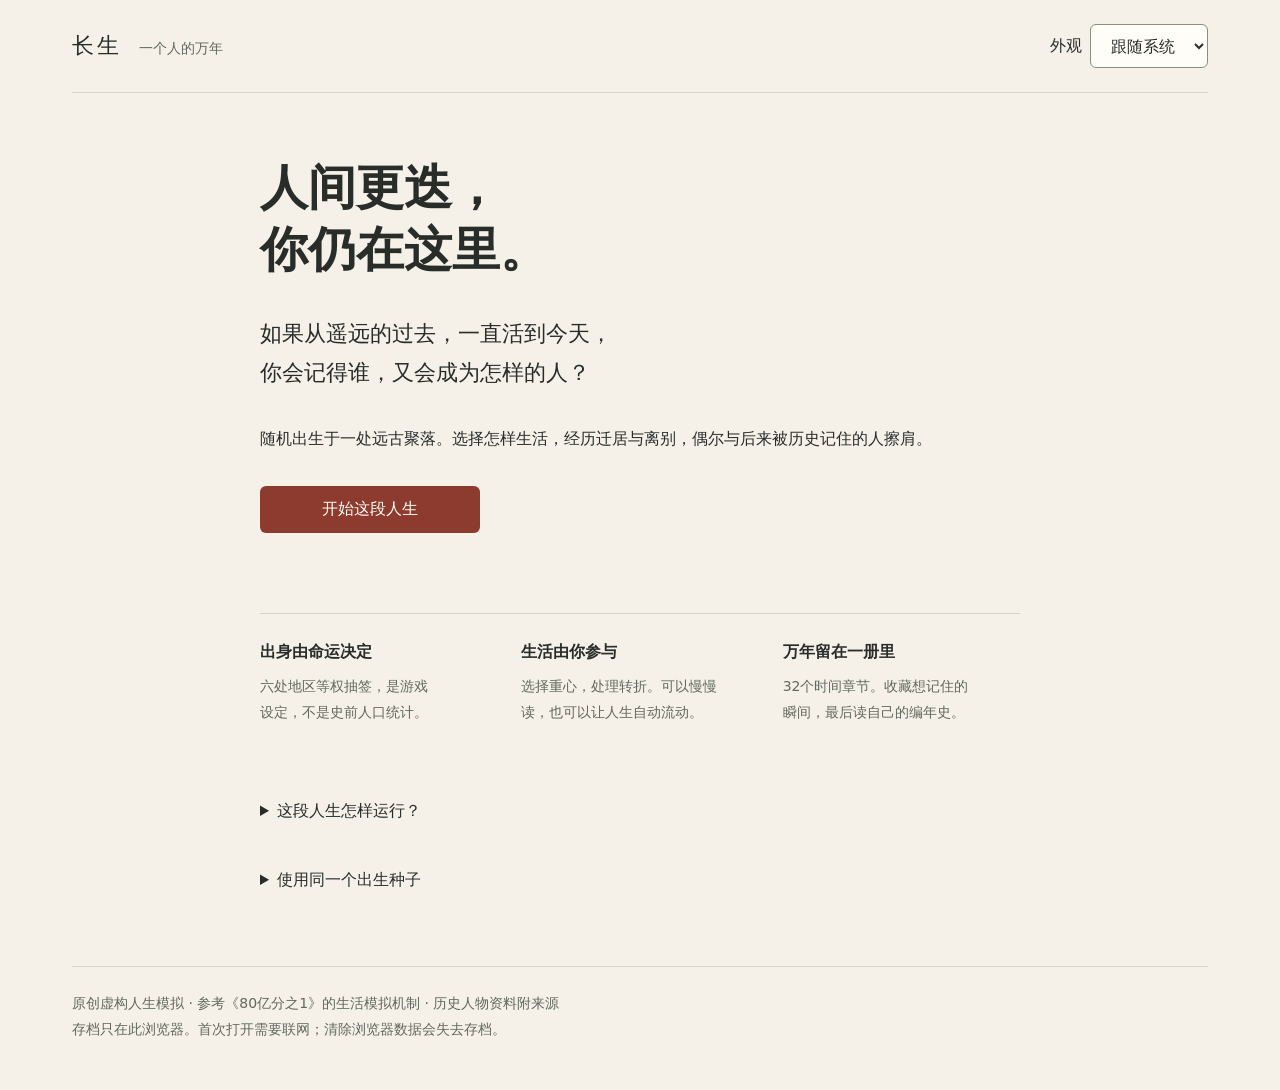
<file: longevity/index.html>
<!doctype html>
<html lang="zh-CN">
  <head>
    <meta charset="utf-8" />
    <meta name="viewport" content="width=device-width,initial-scale=1" />
    <meta
      name="description"
      content="随机出生于遥远的过去，一直活到现代。选择怎样生活，经历离别、迁居与历史际遇，留下自己的万年编年史。"
    />
    <meta name="theme-color" content="#f5f1e8" />
    <title>长生 · 一个人的万年</title>
    <link
      rel="icon"
      href="data:image/svg+xml,%3Csvg xmlns='http://www.w3.org/2000/svg' viewBox='0 0 64 64'%3E%3Crect width='64' height='64' rx='12' fill='%238c3b2e'/%3E%3Ctext x='32' y='46' text-anchor='middle' font-size='44' fill='%23fffdf8'%3E生%3C/text%3E%3C/svg%3E"
    />
    <link rel="stylesheet" href="./styles.css" />
    <script type="module" src="./app.js"></script>
  </head>
  <body>
    <div class="shell">
      <header class="topbar">
        <div class="wordmark">长生<span>一个人的万年</span></div>
        <label class="cluster" for="theme"
          >外观<select id="theme">
            <option value="system">跟随系统</option>
            <option value="light">浅色</option>
            <option value="dark">深色</option>
          </select></label
        >
      </header>
      <div id="notice" class="notice" role="status" aria-live="polite"></div>
      <main id="app">
        <h1>长生</h1>
        <p>故事正在展开。若长时间停留在这里，请刷新页面。</p>
        <noscript>此游戏需要 JavaScript 才能运行。</noscript>
      </main>
      <footer>
        原创虚构人生模拟 · 参考《80亿分之1》的生活模拟机制 · 历史人物资料附来源<br />存档只在此浏览器。首次打开需要联网；清除浏览器数据会失去存档。
      </footer>
    </div>
  </body>
</html>
</file>
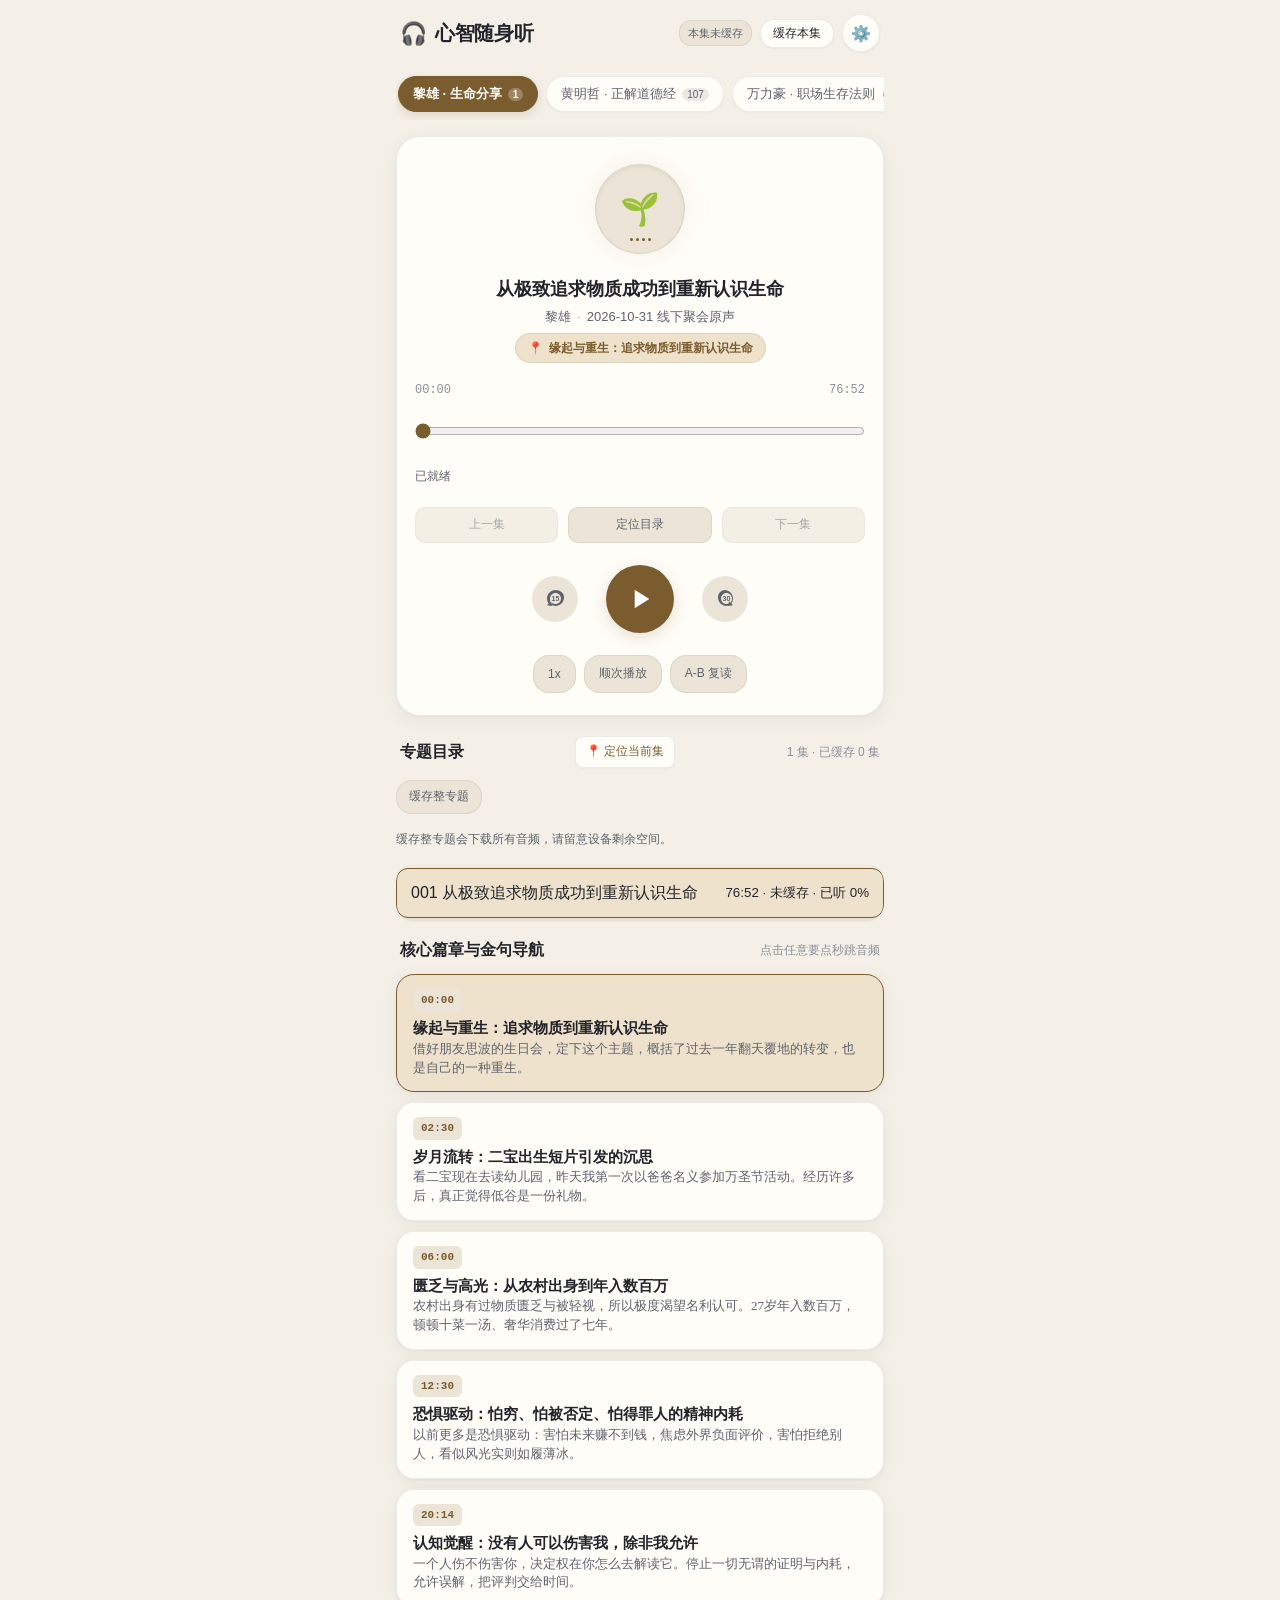
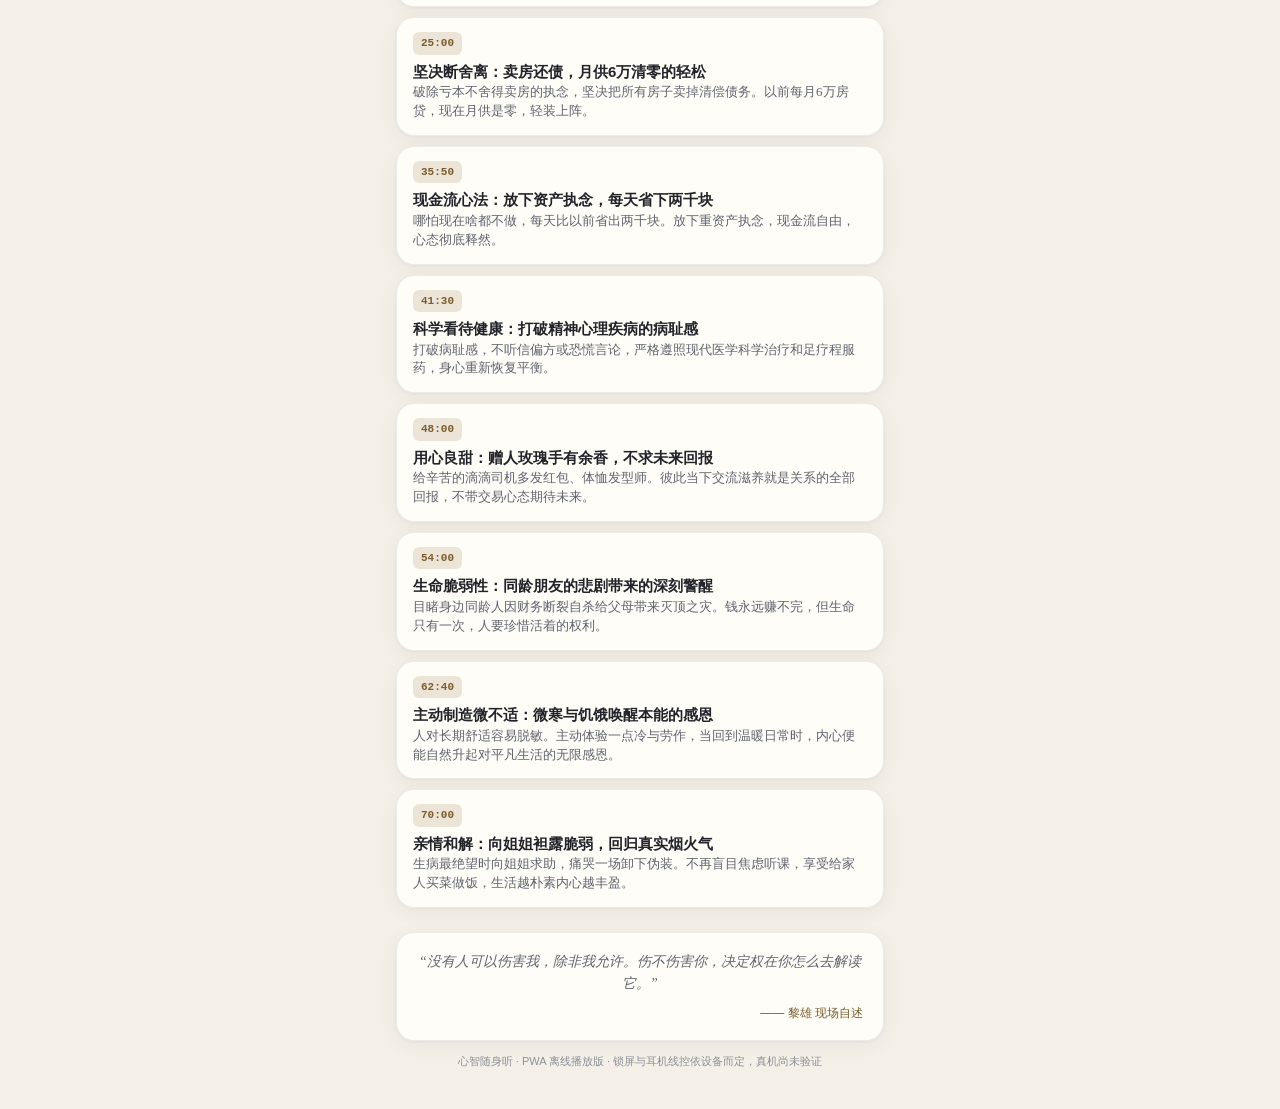
<file: mind-walkman/index.html>
<!DOCTYPE html>
<html lang="zh-CN">
<head>
  <meta charset="UTF-8">
  <meta name="viewport" content="width=device-width, initial-scale=1.0, viewport-fit=cover">
  <title>心智随身听</title>
  
  <!-- iOS PWA Meta Tags -->
  <meta name="apple-mobile-web-app-capable" content="yes">
  <meta name="apple-mobile-web-app-status-bar-style" content="black-translucent">
  <meta name="apple-mobile-web-app-title" content="心智随身听">
  <meta name="theme-color" content="#121214">
  <meta name="referrer" content="no-referrer">
  
  <link rel="apple-touch-icon" href="./public/icons/icon-192.png">
  <link rel="manifest" href="./manifest.json">
  <link rel="stylesheet" href="./styles.css?v=18">
  <link rel="stylesheet" href="./sync.css">
</head>
<body>
  <div class="app-container">
    <!-- Top Bar -->
    <header class="app-header">
      <div class="header-branding">
        <span class="app-logo">🎧</span>
        <h1 class="app-title">心智随身听</h1>
      </div>
      <div class="header-badges">
        <span class="badge offline-badge" id="offlineStatus">正在检查缓存</span>
        <button class="badge-btn" id="btnCacheAll" title="缓存完整音频到本地">缓存本集</button>
        <button class="btn-icon" id="btnOpenSettings" title="设置与同步" aria-label="打开设置">⚙️</button>
      </div>
    </header>

    <nav class="topic-segmented-bar" id="topicSegmentedBar" role="tablist" aria-label="收听专题"></nav>
    <section class="topic-picker"><label for="topicSelect">收听专题</label><select id="topicSelect"></select></section>
    <!-- Main Player Card (Sticky / Top Focus) -->
    <section class="player-card">
      <div class="track-artwork">
        <div class="album-aura"></div>
        <div class="artwork-center">
          <span class="track-icon">🌱</span>
          <div class="playing-bars" id="playingVisualizer">
            <span></span><span></span><span></span><span></span>
          </div>
        </div>
      </div>

      <div class="track-meta">
        <h2 class="track-title" id="trackTitle">从极致追求物质成功到重新认识生命</h2>
        <div class="track-sub">
          <span class="track-speaker">黎雄</span>
          <span class="dot">·</span>
          <span class="track-date">2026-10-31 聚会原声</span>
        </div>
        <div class="active-chapter-pill" id="activeChapterPill">
          <span class="ch-icon">📍</span>
          <span class="ch-text" id="activeChapterText">正在载入章节...</span>
        </div>
      </div>

      <!-- Scrubber -->
      <div class="scrubber-area">
        <div class="time-display">
          <span class="time-current" id="timeCurrent">00:00</span>
          <span class="time-total" id="timeTotal">01:16:52</span>
        </div>
        <div class="progress-bar-container" id="progressBar">
          <div class="progress-buffered" id="progressBuffered"></div>
          <div class="progress-current" id="progressCurrent"></div>
          <div class="progress-handle" id="progressHandle"></div>
          <div class="ab-marker a-marker" id="markerA" style="display:none;"></div>
          <div class="ab-marker b-marker" id="markerB" style="display:none;"></div>
        </div>
      </div>

      <input id="seekInput" type="range" min="0" max="4612" value="0" step="1" aria-label="播放进度">
      <p id="playerStatus" class="status-line" role="status"></p>
      <div class="track-navigation"><button class="pill-toggle" id="btnPrevious">上一集</button><button class="pill-toggle" id="btnLocateInList" title="在专题目录中查看并定位此集">定位目录</button><button class="pill-toggle" id="btnNext">下一集</button></div>
      <!-- Controls -->
      <div class="control-cluster">
        <!-- Commute Quick Seek & Play -->
        <button class="ctrl-btn btn-secondary" id="btnSkipBack" title="快退 15 秒">
          <svg viewBox="0 0 24 24" width="24" height="24" fill="currentColor">
            <path d="M12.5 3C7.8 3 4 6.8 4 11.5c0 1.9.6 3.6 1.7 5L4 18.2l4.8.8-.8-4.8-1.5 1.5C7.5 14.5 7 13.1 7 11.5 7 8.5 9.5 6 12.5 6s5.5 2.5 5.5 5.5-2.5 5.5-5.5 5.5c-1.2 0-2.3-.4-3.2-1.1l-1.4 1.4c1.3 1.1 2.9 1.7 4.6 1.7 4.7 0 8.5-3.8 8.5-8.5S17.2 3 12.5 3z"/>
            <text x="12.5" y="14" font-size="7" font-weight="bold" text-anchor="middle" fill="currentColor">15</text>
          </svg>
        </button>

        <button class="ctrl-btn btn-play" id="btnPlay" aria-label="播放">
          <svg class="icon-play" viewBox="0 0 24 24" width="32" height="32" fill="currentColor">
            <path d="M8 5v14l11-7z"/>
          </svg>
          <svg class="icon-pause" viewBox="0 0 24 24" width="32" height="32" fill="currentColor" style="display:none;">
            <path d="M6 19h4V5H6v14zm8-14v14h4V5h-4z"/>
          </svg>
        </button>

        <button class="ctrl-btn btn-secondary" id="btnSkipForward" title="快进 30 秒">
          <svg viewBox="0 0 24 24" width="24" height="24" fill="currentColor">
            <path d="M11.5 3C16.2 3 20 6.8 20 11.5c0 1.9-.6 3.6-1.7 5l1.7 1.7-4.8.8.8-4.8 1.5 1.5c1-1.2 1.5-2.6 1.5-4.2C19 8.5 16.5 6 13.5 6S8 8.5 8 11.5s2.5 5.5 5.5 5.5c1.2 0 2.3-.4 3.2-1.1l1.4 1.4c-1.3 1.1-2.9 1.7-4.6 1.7-4.7 0-8.5-3.8-8.5-8.5S8.8 3 11.5 3z"/>
            <text x="13.5" y="14" font-size="7" font-weight="bold" text-anchor="middle" fill="currentColor">30</text>
          </svg>
        </button>
      </div>

      <!-- Quick Tuning Bar (Speed + Loop + A-B Repeat) -->
      <div class="tuning-bar">
        <button class="pill-toggle" id="btnSpeed" title="播放倍速">1.0x</button>
        <button class="pill-toggle" id="btnLoop" title="循环模式">🔂 单曲循环</button>
        <button class="pill-toggle" id="btnAB" title="A-B 复读循环">A-B 复读</button>
      </div>

      <!-- A-B Control Strip (Expandable) -->
      <div class="ab-panel" id="abPanel" style="display: none;">
        <span class="ab-label" id="abStatusText">点击【设为A】选择复读起点</span>
        <div class="ab-buttons">
          <button class="ab-btn" id="btnSetA">设为 A</button>
          <button class="ab-btn" id="btnSetB">设为 B</button>
          <button class="ab-btn btn-danger" id="btnClearAB">清除</button>
        </div>
      </div>
    </section>

    <section class="library-section" aria-label="专题目录">
      <div class="section-title-bar"><h3 class="section-title">专题目录</h3><div style="display:flex;gap:6px;"><button class="pill-toggle btn-locate-track" id="btnLocateTrack" title="定位到当前正在收听的剧集">📍 定位当前集</button><button class="pill-toggle" id="btnToggleAllFold" title="展开或折叠全部集数">全部展开</button></div><span id="topicCount" class="section-hint"></span></div>
      <div class="cache-actions"><button class="pill-toggle" id="btnCacheTopic">缓存整专题</button><button class="pill-toggle" id="btnStopCache" hidden>停止后续缓存</button></div>
      <p id="cacheStatus" class="status-line" role="status">缓存整专题会下载所有音频，请留意设备剩余空间。</p>
      <div id="foldPrevBanner" class="track-fold-banner fold-prev" hidden>
        <button type="button" class="btn-fold-toggle" id="btnTogglePrevTracks">展开已听集数 ▾</button>
      </div>
      <ol id="trackList" class="track-list"></ol>
      <div id="foldFutureBanner" class="track-fold-banner fold-future" hidden>
        <button type="button" class="btn-fold-toggle" id="btnToggleFutureTracks">展开后续集数 ▾</button>
      </div>
    </section>
    <!-- Synchronized Chapters & Core Takeaways -->
    <section class="chapters-section">
      <div class="section-title-bar">
        <h3 class="section-title">核心篇章与金句导航</h3>
        <span class="section-hint">点击任意要点秒跳音频</span>
      </div>

      <div class="chapter-list" id="chapterList">
        <!-- Rendered dynamically by app.js -->
      </div>
    </section>

    <!-- Key Takeaway Card (Bottom Quote) -->
    <footer class="wisdom-footer">
      <div class="quote-box">
        <p class="quote-text">“没有人可以伤害我，除非我允许。伤不伤害你，决定权在你怎么去解读它。”</p>
        <span class="quote-author">—— 黎雄 现场自述</span>
      </div>
      <p class="footer-note">心智随身听 · PWA 离线播放版 · 锁屏与耳机线控依设备而定，真机尚未验证</p>
    </footer>
  </div>

  <div id="settingsBackdrop" class="modal-backdrop" hidden>
    <div id="settingsSheet" class="settings-sheet" role="dialog" aria-modal="true" aria-labelledby="settingsHeading">
      <div class="settings-header">
        <h3 id="settingsHeading">偏好与设置</h3>
        <button id="btnCloseSettings" class="btn-close-sheet" aria-label="关闭设置">✕</button>
      </div>
      <div class="settings-body">
        <div class="settings-group">
          <div class="settings-group-title"><span>🎨</span> 外观主题</div>
          <div class="theme-selector-bar" role="radiogroup" aria-label="选择主题">
            <button type="button" class="theme-pill-btn active" data-theme-val="system">跟随系统</button>
            <button type="button" class="theme-pill-btn" data-theme-val="light">暖阳护眼</button>
            <button type="button" class="theme-pill-btn" data-theme-val="dark">柔和深色</button>
          </div>
        </div>

        <div class="settings-group" id="settingsSyncContainer">
          <div class="settings-group-title"><span>☁️</span> 个人收听记录同步</div>
        </div>

        <div class="settings-group" id="settingsImportContainer">
          <div class="settings-group-title"><span>📥</span> 课程与音频导入</div>
          <section id="importSection" class="import-section" hidden aria-labelledby="importHeading">
            <h2 id="importHeading" style="font-size:14px;color:var(--text-sub);">从 iCloud 导入课程</h2>
            <p id="importInstructions">在“文件”中选择 iCloud 云盘里的“应用备份 → 心智随身听”专题文件夹。支持跨课程一次多选导入整部音频（iPhone / iPad 用户在文件窗口中点击右上角「···」并点击「全选」，即可一次性全量导入所有集数）。</p>
            <div class="import-actions">
              <label class="file-choice">从文件夹导入<input id="folderInput" type="file" webkitdirectory multiple aria-label="从文件夹导入"></label>
              <label class="file-choice">选择音频文件<input id="filesInput" type="file" multiple accept=".m4a,.mp3,audio/mp4,audio/mpeg" aria-label="选择音频文件"></label>
            </div>
            <p class="status-line" id="importPreview" role="status">可一次选择整个文件夹，也可以分批选择音频文件。</p>
            <div class="import-actions"><button class="pill-toggle" id="btnStartImport" hidden>开始导入</button><button class="pill-toggle" id="btnStopImport" hidden>停止后续导入</button></div>
            <p class="status-line" id="importStatus" role="status"></p>
          </section>
        </div>
      </div>
    </div>
  </div>

  <!-- Audio Element -->
  <audio id="audioPlayer" preload="metadata" playsinline></audio>

  <script src="./tracks.js?v=18"></script>
  <script src="./course-data.js?v=18"></script>
  <script src="./storage.js?v=18"></script>
  <script src="./controls.js?v=18"></script>
  <script src="./importer.js?v=18"></script>
  <script src="./app.js?v=18"></script>
  <script src="./sealed-media.js?v=18"></script>
  <script src="./private-delivery.js?v=18"></script>
  <script type="module" src="./sync-player.js"></script>
</body>
</html>
</file>
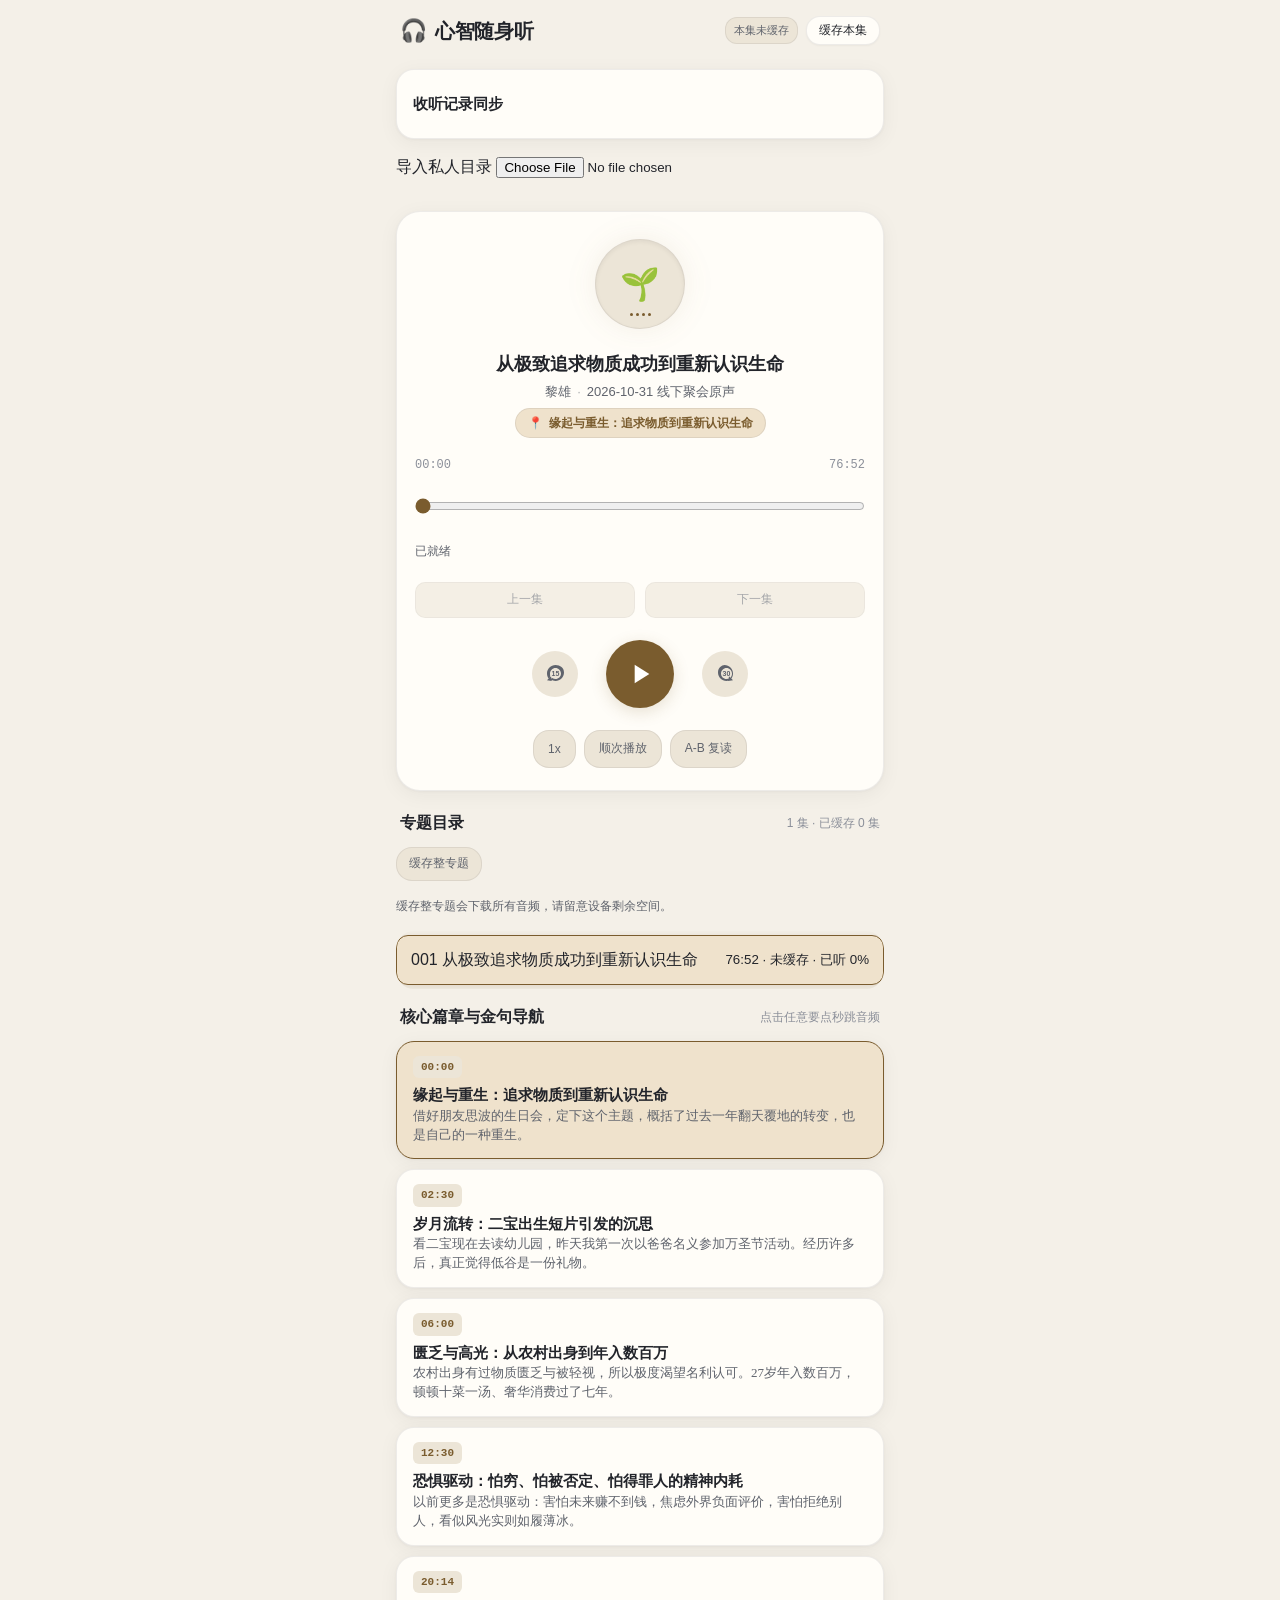
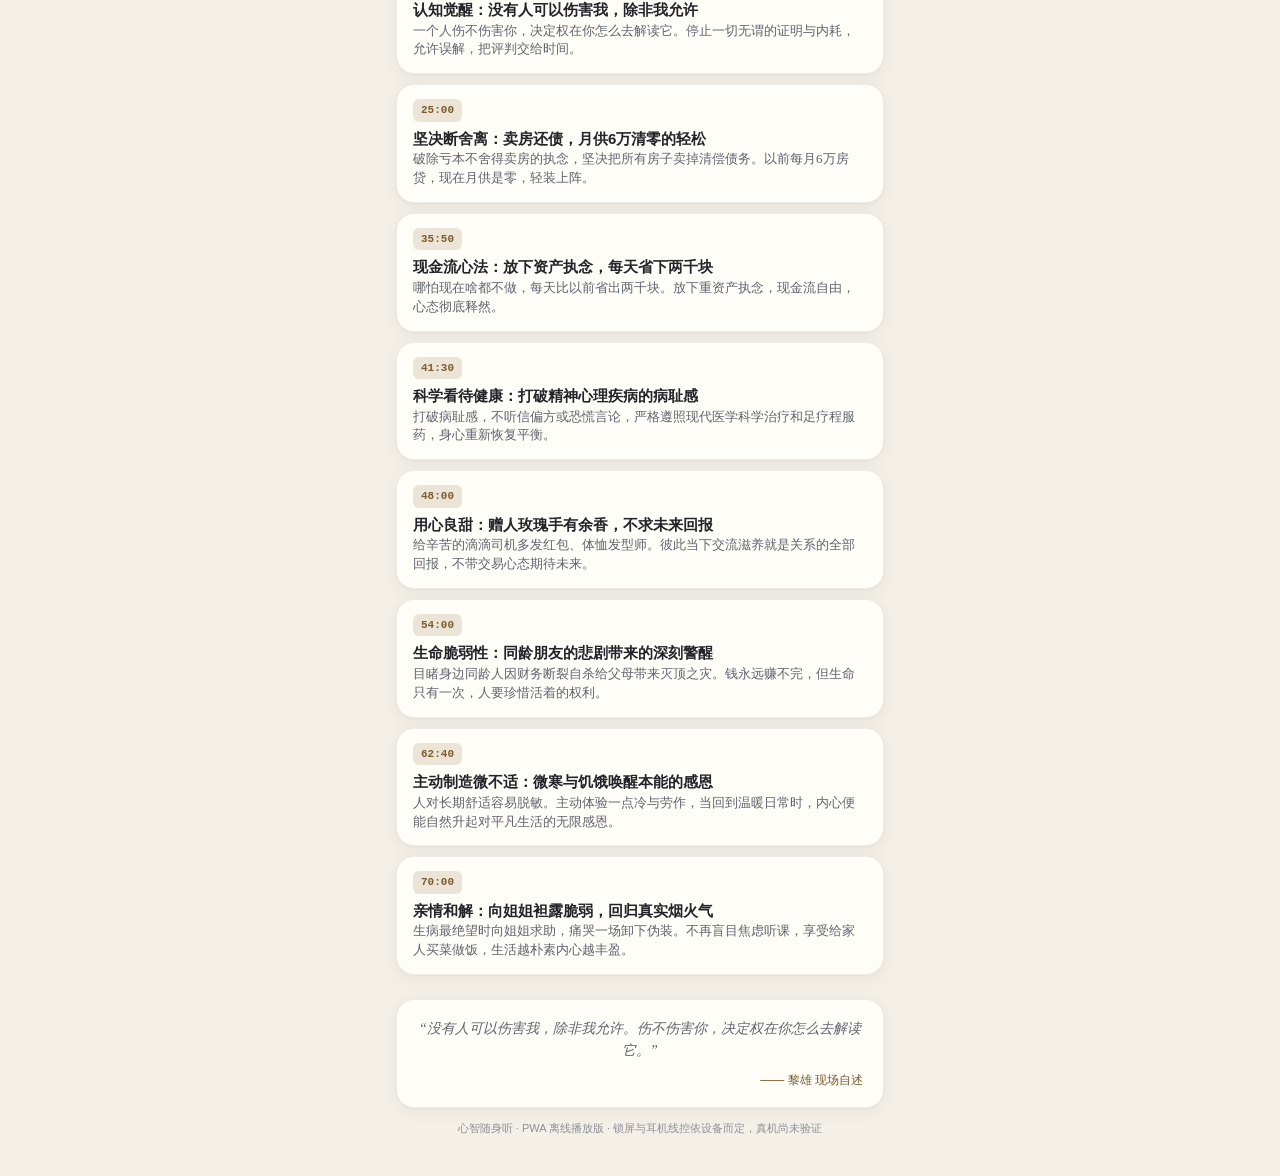
<file: mind-walkman/listen.html>
<!DOCTYPE html>
<html lang="zh-CN">
<head>
  <meta charset="UTF-8">
  <meta name="viewport" content="width=device-width, initial-scale=1.0, viewport-fit=cover">
  <title>心智随身听</title>
  
  <!-- iOS PWA Meta Tags -->
  <meta name="apple-mobile-web-app-capable" content="yes">
  <meta name="apple-mobile-web-app-status-bar-style" content="black-translucent">
  <meta name="apple-mobile-web-app-title" content="心智随身听">
  <meta name="theme-color" content="#121214">
  <meta name="referrer" content="no-referrer">
  
  <link rel="apple-touch-icon" href="./public/icons/icon-192.png">
  <link rel="manifest" href="./manifest.json">
  <link rel="stylesheet" href="./styles.css?v=18">
  <link rel="stylesheet" href="./sync.css">
</head>
<body>
  <div class="app-container">
    <!-- Top Bar -->
    <header class="app-header">
      <div class="header-branding">
        <span class="app-logo">🎧</span>
        <h1 class="app-title">心智随身听</h1>
      </div>
      <div class="header-badges">
        <span class="badge offline-badge" id="offlineStatus">正在检查缓存</span>
        <button class="badge-btn" id="btnCacheAll" title="缓存完整音频到本地">缓存本集</button>
      </div>
    </header>

    <section class="topic-picker"><label for="topicSelect">收听专题</label><select id="topicSelect"></select></section>
    <section id="importSection" class="import-section" hidden aria-labelledby="importHeading">
      <h2 id="importHeading">从 iCloud 导入课程</h2>
      <p id="importInstructions">在“文件”中选择 iCloud 云盘里的“应用备份 → 心智随身听”专题文件夹。导入后可离线收听，音频不会上传。</p>
      <div class="import-actions">
        <label class="file-choice">从文件夹导入<input id="folderInput" type="file" webkitdirectory multiple aria-label="从文件夹导入"></label>
        <label class="file-choice">选择音频文件<input id="filesInput" type="file" multiple accept=".m4a,.mp3,audio/mp4,audio/mpeg" aria-label="选择音频文件"></label>
      </div>
      <p class="status-line" id="importPreview" role="status">可一次选择整个文件夹，也可以分批选择音频文件。</p>
      <div class="import-actions"><button class="pill-toggle" id="btnStartImport" hidden>开始导入</button><button class="pill-toggle" id="btnStopImport" hidden>停止后续导入</button></div>
      <p class="status-line" id="importStatus" role="status"></p>
    </section>
    <!-- Main Player Card (Sticky / Top Focus) -->
    <section class="player-card">
      <div class="track-artwork">
        <div class="album-aura"></div>
        <div class="artwork-center">
          <span class="track-icon">🌱</span>
          <div class="playing-bars" id="playingVisualizer">
            <span></span><span></span><span></span><span></span>
          </div>
        </div>
      </div>

      <div class="track-meta">
        <h2 class="track-title" id="trackTitle">从极致追求物质成功到重新认识生命</h2>
        <div class="track-sub">
          <span class="track-speaker">黎雄</span>
          <span class="dot">·</span>
          <span class="track-date">2026-10-31 聚会原声</span>
        </div>
        <div class="active-chapter-pill" id="activeChapterPill">
          <span class="ch-icon">📍</span>
          <span class="ch-text" id="activeChapterText">正在载入章节...</span>
        </div>
      </div>

      <!-- Scrubber -->
      <div class="scrubber-area">
        <div class="time-display">
          <span class="time-current" id="timeCurrent">00:00</span>
          <span class="time-total" id="timeTotal">01:16:52</span>
        </div>
        <div class="progress-bar-container" id="progressBar">
          <div class="progress-buffered" id="progressBuffered"></div>
          <div class="progress-current" id="progressCurrent"></div>
          <div class="progress-handle" id="progressHandle"></div>
          <div class="ab-marker a-marker" id="markerA" style="display:none;"></div>
          <div class="ab-marker b-marker" id="markerB" style="display:none;"></div>
        </div>
      </div>

      <input id="seekInput" type="range" min="0" max="4612" value="0" step="1" aria-label="播放进度">
      <p id="playerStatus" class="status-line" role="status"></p>
      <div class="track-navigation"><button class="pill-toggle" id="btnPrevious">上一集</button><button class="pill-toggle" id="btnNext">下一集</button></div>
      <!-- Controls -->
      <div class="control-cluster">
        <!-- Commute Quick Seek & Play -->
        <button class="ctrl-btn btn-secondary" id="btnSkipBack" title="快退 15 秒">
          <svg viewBox="0 0 24 24" width="24" height="24" fill="currentColor">
            <path d="M12.5 3C7.8 3 4 6.8 4 11.5c0 1.9.6 3.6 1.7 5L4 18.2l4.8.8-.8-4.8-1.5 1.5C7.5 14.5 7 13.1 7 11.5 7 8.5 9.5 6 12.5 6s5.5 2.5 5.5 5.5-2.5 5.5-5.5 5.5c-1.2 0-2.3-.4-3.2-1.1l-1.4 1.4c1.3 1.1 2.9 1.7 4.6 1.7 4.7 0 8.5-3.8 8.5-8.5S17.2 3 12.5 3z"/>
            <text x="12.5" y="14" font-size="7" font-weight="bold" text-anchor="middle" fill="currentColor">15</text>
          </svg>
        </button>

        <button class="ctrl-btn btn-play" id="btnPlay" aria-label="播放">
          <svg class="icon-play" viewBox="0 0 24 24" width="32" height="32" fill="currentColor">
            <path d="M8 5v14l11-7z"/>
          </svg>
          <svg class="icon-pause" viewBox="0 0 24 24" width="32" height="32" fill="currentColor" style="display:none;">
            <path d="M6 19h4V5H6v14zm8-14v14h4V5h-4z"/>
          </svg>
        </button>

        <button class="ctrl-btn btn-secondary" id="btnSkipForward" title="快进 30 秒">
          <svg viewBox="0 0 24 24" width="24" height="24" fill="currentColor">
            <path d="M11.5 3C16.2 3 20 6.8 20 11.5c0 1.9-.6 3.6-1.7 5l1.7 1.7-4.8.8.8-4.8 1.5 1.5c1-1.2 1.5-2.6 1.5-4.2C19 8.5 16.5 6 13.5 6S8 8.5 8 11.5s2.5 5.5 5.5 5.5c1.2 0 2.3-.4 3.2-1.1l1.4 1.4c-1.3 1.1-2.9 1.7-4.6 1.7-4.7 0-8.5-3.8-8.5-8.5S8.8 3 11.5 3z"/>
            <text x="13.5" y="14" font-size="7" font-weight="bold" text-anchor="middle" fill="currentColor">30</text>
          </svg>
        </button>
      </div>

      <!-- Quick Tuning Bar (Speed + Loop + A-B Repeat) -->
      <div class="tuning-bar">
        <button class="pill-toggle" id="btnSpeed" title="播放倍速">1.0x</button>
        <button class="pill-toggle" id="btnLoop" title="循环模式">🔂 单曲循环</button>
        <button class="pill-toggle" id="btnAB" title="A-B 复读循环">A-B 复读</button>
      </div>

      <!-- A-B Control Strip (Expandable) -->
      <div class="ab-panel" id="abPanel" style="display: none;">
        <span class="ab-label" id="abStatusText">点击【设为A】选择复读起点</span>
        <div class="ab-buttons">
          <button class="ab-btn" id="btnSetA">设为 A</button>
          <button class="ab-btn" id="btnSetB">设为 B</button>
          <button class="ab-btn btn-danger" id="btnClearAB">清除</button>
        </div>
      </div>
    </section>

    <section class="library-section" aria-label="专题目录">
      <div class="section-title-bar"><h3 class="section-title">专题目录</h3><span id="topicCount" class="section-hint"></span></div>
      <div class="cache-actions"><button class="pill-toggle" id="btnCacheTopic">缓存整专题</button><button class="pill-toggle" id="btnStopCache" hidden>停止后续缓存</button></div>
      <p id="cacheStatus" class="status-line" role="status">缓存整专题会下载所有音频，请留意设备剩余空间。</p>
      <ol id="trackList" class="track-list"></ol>
    </section>
    <!-- Synchronized Chapters & Core Takeaways -->
    <section class="chapters-section">
      <div class="section-title-bar">
        <h3 class="section-title">核心篇章与金句导航</h3>
        <span class="section-hint">点击任意要点秒跳音频</span>
      </div>

      <div class="chapter-list" id="chapterList">
        <!-- Rendered dynamically by app.js -->
      </div>
    </section>

    <!-- Key Takeaway Card (Bottom Quote) -->
    <footer class="wisdom-footer">
      <div class="quote-box">
        <p class="quote-text">“没有人可以伤害我，除非我允许。伤不伤害你，决定权在你怎么去解读它。”</p>
        <span class="quote-author">—— 黎雄 现场自述</span>
      </div>
      <p class="footer-note">心智随身听 · PWA 离线播放版 · 锁屏与耳机线控依设备而定，真机尚未验证</p>
    </footer>
  </div>

  <!-- Audio Element -->
  <audio id="audioPlayer" preload="metadata" playsinline></audio>

  <script src="./tracks.js?v=18"></script>
  <script src="./course-data.js?v=18"></script>
  <script src="./storage.js?v=18"></script>
  <script src="./controls.js?v=18"></script>
  <script src="./importer.js?v=18"></script>
  <script src="./app.js?v=18"></script>
  <script src="./sealed-media.js?v=18"></script>
  <script src="./private-delivery.js?v=18"></script>
  <script type="module" src="./sync-player.js"></script>
</body>
</html>
</file>
<file: longevity/styles.css>
:root {
  --control-line: #8a8f80;
  color-scheme: light;
  --paper: #f5f1e8;
  --surface: #fffdf8;
  --ink: #282d29;
  --muted: #62685d;
  --line: #d6d5c7;
  --accent: #8c3b2e;
  --on-accent: #fffdf8;
  --wash: #e8e9dd;
  --good: #3e6147;
  --bad: #913c35;
  --s1: 4px;
  --s2: 8px;
  --s3: 12px;
  --s4: 16px;
  --s6: 24px;
  --s8: 32px;
  --s12: 48px;
  --s16: 64px;
  --small: 14px;
  --body: 16px;
  --h3: 22px;
  --h2: 28px;
  --h1: 36px;
  --display: 48px;
  --radius: 6px;
  --panel-radius: 12px;
  --width: 1200px;
  --serif: "Songti SC", "Noto Serif CJK SC", serif;
  --sans: system-ui, "PingFang SC", sans-serif;
}
:root[data-theme="dark"] {
  --control-line: #7b8674;
  color-scheme: dark;
  --paper: #191b1a;
  --surface: #232622;
  --ink: #ece9df;
  --muted: #b6bbad;
  --line: #4a5045;
  --accent: #ecaa91;
  --on-accent: #291f1a;
  --wash: #343d31;
  --good: #a2c2a3;
  --bad: #efada3;
}
* {
  box-sizing: border-box;
}
body {
  margin: 0;
  background: var(--paper);
  color: var(--ink);
  font: var(--body)/1.8 var(--sans);
}
::selection {
  color: var(--ink);
  background: var(--wash);
}
html {
  scrollbar-color: var(--muted) var(--paper);
  scrollbar-width: thin;
}
button,
input,
select,
textarea {
  font: inherit;
  color: inherit;
  caret-color: var(--accent);
}
button,
select,
input {
  min-height: 44px;
  border: 1px solid var(--control-line);
  border-radius: var(--radius);
  background: var(--surface);
  padding: var(--s2) var(--s4);
}
button {
  cursor: pointer;
  transition:
    transform 120ms ease-out,
    opacity 120ms ease-out;
}
button:hover {
  background: var(--wash);
}
button:active {
  transform: scale(0.98);
}
button:disabled {
  cursor: not-allowed;
  color: var(--muted);
  border-style: dashed;
}
button:disabled:active {
  transform: none;
}
:focus-visible {
  outline: 2px solid var(--accent);
  outline-offset: 3px;
}
a {
  color: var(--accent);
  text-underline-offset: 0.2em;
  text-decoration-thickness: 1px;
}
a:hover {
  text-decoration-thickness: 2px;
}
p {
  margin: 0 0 var(--s4);
  overflow-wrap: anywhere;
}
.intro p,
.notice {
  text-wrap: balance;
}
.effect {
  white-space: nowrap;
  display: inline-block;
}
h1,
h2,
h3 {
  font-family: var(--serif);
  font-weight: 600;
  line-height: 1.3;
  margin: 0 0 var(--s4);
  text-wrap: balance;
}
h1 {
  font-size: var(--h1);
}
h2 {
  font-size: var(--h2);
}
h3 {
  font-size: var(--h3);
}
small,
.small {
  font-size: var(--small);
  color: var(--muted);
}
strong {
  font-weight: 650;
}
.shell {
  max-width: var(--width);
  margin: auto;
  padding: 0 var(--s8) var(--s12);
}
.topbar {
  display: flex;
  justify-content: space-between;
  align-items: center;
  gap: var(--s4);
  border-bottom: 1px solid var(--line);
  padding: var(--s6) 0;
  margin-bottom: var(--s8);
}
.wordmark {
  font-family: var(--serif);
  font-size: var(--h3);
  letter-spacing: 0.15em;
}
.wordmark span {
  font: var(--small) var(--sans);
  letter-spacing: 0;
  margin-left: var(--s4);
  color: var(--muted);
}
.cluster {
  display: flex;
  flex-wrap: wrap;
  align-items: center;
  gap: var(--s2);
}
.primary {
  background: var(--accent);
  color: var(--on-accent);
  border-color: transparent;
}
.primary:hover {
  background: var(--accent);
  opacity: 0.9;
}
.quiet {
  border-color: transparent;
  background: transparent;
}
.intro {
  max-width: 760px;
  margin: var(--s16) auto;
}
.intro h1 {
  font-size: clamp(var(--h1), 5vw, var(--display));
  margin-bottom: var(--s8);
}
.intro .lead {
  text-wrap: balance;
  font-family: var(--serif);
  font-size: var(--h3);
  line-height: 1.8;
  margin-bottom: var(--s8);
}
.intro .primary {
  min-width: 220px;
  margin: var(--s4) 0 var(--s8);
}
.intro-notes {
  display: grid;
  grid-template-columns: repeat(3, 1fr);
  gap: var(--s6);
  margin: var(--s12) 0;
  padding-top: var(--s6);
  border-top: 1px solid var(--line);
}
.intro-notes p {
  color: var(--muted);
  font-size: var(--small);
  margin-top: var(--s2);
}
.year-head {
  display: flex;
  flex-wrap: wrap;
  align-items: baseline;
  justify-content: space-between;
  gap: var(--s4);
  margin-bottom: var(--s6);
}
.year-head h1 {
  margin-bottom: var(--s2);
  font-variant-numeric: tabular-nums;
}
.era {
  color: var(--muted);
  margin: 0;
}
.progress {
  display: flex;
  gap: var(--s1);
  margin-bottom: var(--s8);
}
.progress span {
  height: 6px;
  flex: 1;
  background: var(--line);
  border-radius: var(--radius);
}
.progress .done {
  background: var(--muted);
}
.progress .now {
  background: var(--accent);
}
.layout {
  display: grid;
  grid-template-columns: minmax(0, 2fr) minmax(260px, 1fr);
  align-items: start;
  gap: var(--s8);
}
.main,
.rail {
  min-width: 0;
}
.scene {
  padding: var(--s8);
  background: var(--surface);
  border: 1px solid var(--line);
  border-radius: var(--panel-radius);
  margin-bottom: var(--s6);
}
.scene .story {
  line-height: 2;
  margin-bottom: var(--s8);
}
.scene-meta {
  display: flex;
  flex-wrap: wrap;
  gap: var(--s3);
  color: var(--muted);
  font-size: var(--small);
  margin-bottom: var(--s4);
}
.choices {
  display: grid;
  gap: var(--s3);
}
.choice {
  text-align: left;
  display: block;
  width: 100%;
  padding: var(--s4);
}
.choice strong {
  display: block;
}
.choice small {
  display: block;
  margin-top: var(--s1);
}
.choice:disabled strong {
  font-weight: 400;
}
.result {
  padding-block: var(--s3);
}
.result p {
  font-family: var(--serif);
  font-size: var(--h3);
}
.controls {
  padding-block: var(--s4);
  border-top: 1px solid var(--line);
  border-bottom: 1px solid var(--line);
  gap: var(--s4);
  margin-bottom: var(--s8);
}
.controls > button {
  min-width: 8em;
}
.controls label {
  display: inline-flex;
  align-items: center;
  gap: var(--s2);
  min-height: 44px;
}
input[type="checkbox"] {
  min-height: 24px;
  width: 24px;
  accent-color: var(--accent);
}
.rail section {
  margin-bottom: var(--s8);
}
.rail h2 {
  font-size: var(--h3);
  margin-bottom: var(--s4);
}
.stat {
  margin-bottom: var(--s3);
}
.stat div {
  display: flex;
  justify-content: space-between;
  font-size: var(--small);
  font-variant-numeric: tabular-nums;
}
meter {
  width: 100%;
  height: 10px;
  display: block;
  accent-color: var(--good);
}
meter::-webkit-meter-bar {
  background: var(--line);
  border: 0;
}
meter::-webkit-meter-optimum-value {
  background: var(--good);
}
.focuses {
  display: grid;
  grid-template-columns: repeat(2, minmax(0, 1fr));
  gap: var(--s2);
}
.focuses button {
  text-align: left;
}
.focuses small {
  display: block;
  font-size: var(--small);
}
button[aria-pressed="true"] {
  background: var(--wash);
  font-weight: 650;
}
.focuses button[aria-pressed="true"]::before {
  content: "已选 · ";
}
.place {
  font-family: var(--serif);
  font-size: var(--h3);
  margin-bottom: var(--s2);
}
.journey {
  display: flex;
  flex-wrap: wrap;
  gap: var(--s2);
  font-size: var(--small);
  color: var(--muted);
}
.travel {
  display: grid;
  gap: var(--s2);
}
.travel select {
  min-width: 0;
  width: 100%;
}
.section-head {
  display: flex;
  flex-wrap: wrap;
  justify-content: space-between;
  gap: var(--s4);
  align-items: baseline;
  margin-top: var(--s12);
}
.section-head h2 {
  margin-bottom: var(--s4);
}
.entries {
  list-style: none;
  margin: 0;
  padding: 0;
}
.entry {
  padding: var(--s6) 0;
  border-top: 1px solid var(--line);
}
.entry time {
  font-size: var(--small);
  color: var(--muted);
  font-variant-numeric: tabular-nums;
}
.entry-heading {
  display: flex;
  gap: var(--s4);
  justify-content: space-between;
  align-items: baseline;
  margin: var(--s2) 0;
}
.entry-heading h3 {
  margin: 0;
}
.entry p {
  margin: var(--s2) 0 0;
}
.entry .quiet {
  flex-shrink: 0;
  font-size: var(--small);
}
details {
  margin-block: var(--s6);
}
summary {
  cursor: pointer;
  min-height: 44px;
  padding-block: var(--s2);
}
details p,
details li {
  color: var(--muted);
  font-size: var(--small);
}
details ul {
  padding-left: var(--s6);
}
.notice {
  background: var(--wash);
  padding: var(--s4);
  border-radius: var(--radius);
  margin: 0 0 var(--s6);
}
.notice:empty {
  display: none;
}
.ending {
  max-width: 800px;
  margin: var(--s12) auto;
}
.ending .lead {
  font: var(--h3)/1.8 var(--serif);
}
.ending dl {
  display: grid;
  grid-template-columns: auto 1fr;
  gap: var(--s3) var(--s6);
  margin: var(--s8) 0;
}
.ending dt {
  color: var(--muted);
}
.ending dd {
  margin: 0;
}
.archive-copy {
  width: 100%;
  min-height: 320px;
  resize: vertical;
  background: var(--surface);
  border: 1px solid var(--line);
  border-radius: var(--radius);
  padding: var(--s4);
}
footer {
  border-top: 1px solid var(--line);
  padding-top: var(--s6);
  margin-top: var(--s12);
  color: var(--muted);
  font-size: var(--small);
}
.fade {
  animation: arrive 180ms ease-out;
}
@keyframes arrive {
  from {
    opacity: 0.3;
  }
  to {
    opacity: 1;
  }
}
@media (max-width: 860px) {
  .layout {
    grid-template-columns: 1fr;
  }
  .rail {
    display: grid;
    grid-template-columns: repeat(2, minmax(0, 1fr));
    gap: var(--s6);
  }
}
@media (max-width: 560px) {
  :root {
    --body: 17px;
    --small: 15px;
  }
  .shell {
    padding-left: max(var(--s4), env(safe-area-inset-left));
    padding-right: max(var(--s4), env(safe-area-inset-right));
    padding-bottom: max(var(--s12), env(safe-area-inset-bottom));
  }
  .wordmark span {
    display: none;
  }
  .topbar {
    padding-block: var(--s4);
  }
  .intro {
    margin-top: var(--s8);
  }
  .intro-notes,
  .rail {
    grid-template-columns: 1fr;
  }
  .intro-notes {
    gap: var(--s4);
  }
  .scene {
    padding: var(--s6);
  }
  .controls {
    align-items: stretch;
  }
  .controls button {
    flex: 1;
  }
  .ending dl {
    grid-template-columns: 1fr;
    gap: var(--s1);
  }
  .ending dd {
    margin-bottom: var(--s4);
  }
  .entry-heading {
    align-items: flex-start;
  }
  .entry-heading h3 {
    flex: 1;
  }
}
@media (prefers-reduced-motion: reduce) {
  button:active {
    transform: none;
  }
  .fade {
    animation-duration: 80ms;
  }
}
</file>
<file: mind-walkman/styles.css>
:root {
  --bg-color: #f4f0e8;
  --bg-subtle: #eae3d2;
  --card-bg: #fffdf8;
  --card-surface-2: #ece5d7;
  --card-border: rgba(34, 36, 42, 0.08);
  --card-hover: #f1ebdE;
  --card-shadow: 0 4px 20px rgba(34, 36, 42, 0.05), 0 1px 3px rgba(34, 36, 42, 0.04);
  --modal-shadow: 0 20px 40px rgba(34, 36, 42, 0.18);
  --accent: #7a5c2e;
  --accent-ink: #ffffff;
  --accent-soft: #efe2cc;
  --accent-glow: rgba(122, 92, 46, 0.18);
  --text-main: #22242a;
  --text-sub: #5f636c;
  --text-dim: #8b8f99;
  --border-subtle: rgba(34, 36, 42, 0.08);
  --active-highlight: rgba(122, 92, 46, 0.1);
  --success: #3b7a57;
  --danger: #b33927;
  --radius-xl: 24px;
  --radius-lg: 18px;
  --radius-md: 12px;
  --radius-sm: 8px;
  --safe-top: env(safe-area-inset-top, 16px);
  --safe-bottom: env(safe-area-inset-bottom, 20px);
  --font-sans: -apple-system, BlinkMacSystemFont, "SF Pro Text", "PingFang SC", "Hiragino Sans GB", "Segoe UI", Roboto, sans-serif;
  --font-serif: "Songti SC", "STSong", "Noto Serif CJK SC", Georgia, serif;
  color-scheme: light dark;
}
@media (prefers-color-scheme: dark) {
  :root:not([data-theme="light"]) {
    --bg-color: #16181e;
    --bg-subtle: #111216;
    --card-bg: #1f222b;
    --card-surface-2: #282c37;
    --card-border: rgba(255, 255, 255, 0.08);
    --card-hover: #262a35;
    --card-shadow: 0 4px 20px rgba(0, 0, 0, 0.25);
    --modal-shadow: 0 20px 40px rgba(0, 0, 0, 0.5);
    --accent: #d8b37a;
    --accent-ink: #1c1608;
    --accent-soft: #382c1a;
    --accent-glow: rgba(216, 179, 122, 0.22);
    --text-main: #eceef2;
    --text-sub: #a4aab7;
    --text-dim: #737885;
    --border-subtle: rgba(255, 255, 255, 0.08);
    --active-highlight: rgba(216, 179, 122, 0.14);
  }
}
[data-theme="dark"] {
  --bg-color: #16181e;
  --bg-subtle: #111216;
  --card-bg: #1f222b;
  --card-surface-2: #282c37;
  --card-border: rgba(255, 255, 255, 0.08);
  --card-hover: #262a35;
  --card-shadow: 0 4px 20px rgba(0, 0, 0, 0.25);
  --modal-shadow: 0 20px 40px rgba(0, 0, 0, 0.5);
  --accent: #d8b37a;
  --accent-ink: #1c1608;
  --accent-soft: #382c1a;
  --accent-glow: rgba(216, 179, 122, 0.22);
  --text-main: #eceef2;
  --text-sub: #a4aab7;
  --text-dim: #737885;
  --border-subtle: rgba(255, 255, 255, 0.08);
  --active-highlight: rgba(216, 179, 122, 0.14);
}
[data-theme="light"] {
  --bg-color: #f4f0e8;
  --bg-subtle: #eae3d2;
  --card-bg: #fffdf8;
  --card-surface-2: #ece5d7;
  --card-border: rgba(34, 36, 42, 0.08);
  --card-hover: #f1ebdE;
  --card-shadow: 0 4px 20px rgba(34, 36, 42, 0.05), 0 1px 3px rgba(34, 36, 42, 0.04);
  --modal-shadow: 0 20px 40px rgba(34, 36, 42, 0.18);
  --accent: #7a5c2e;
  --accent-ink: #ffffff;
  --accent-soft: #efe2cc;
  --accent-glow: rgba(122, 92, 46, 0.18);
  --text-main: #22242a;
  --text-sub: #5f636c;
  --text-dim: #8b8f99;
  --border-subtle: rgba(34, 36, 42, 0.08);
  --active-highlight: rgba(122, 92, 46, 0.1);
}
* {
  box-sizing: border-box;
  margin: 0;
  padding: 0;
  -webkit-tap-highlight-color: transparent;
  user-select: none;
}
[hidden] { display: none !important; }
body {
  background-color: var(--bg-color);
  color: var(--text-main);
  font-family: var(--font-sans);
  line-height: 1.5;
  overflow-x: hidden;
  padding-top: var(--safe-top);
  padding-bottom: var(--safe-bottom);
  transition: background-color 0.25s ease, color 0.25s ease;
}
.app-container {
  max-width: 520px;
  margin: 0 auto;
  padding: 8px 16px 40px;
  display: flex;
  flex-direction: column;
  gap: 16px;
}
.app-header {
  display: flex;
  justify-content: space-between;
  align-items: center;
  padding: 6px 4px;
}
.header-branding {
  display: flex;
  align-items: center;
  gap: 8px;
}
.app-logo {
  font-size: 22px;
}
.app-title {
  font-size: 20px;
  font-weight: 700;
  letter-spacing: -0.3px;
  color: var(--text-main);
}
.header-badges {
  display: flex;
  align-items: center;
  gap: 8px;
}
.btn-icon {
  background: var(--card-bg);
  border: 1px solid var(--border-subtle);
  color: var(--text-main);
  width: 38px;
  height: 38px;
  border-radius: 50%;
  display: flex;
  align-items: center;
  justify-content: center;
  font-size: 16px;
  cursor: pointer;
  box-shadow: 0 1px 3px rgba(0, 0, 0, 0.05);
  transition: transform 0.15s ease, background 0.15s ease;
}
.btn-icon:active {
  transform: scale(0.92);
  background: var(--card-surface-2);
}
.badge {
  font-size: 11px;
  padding: 4px 8px;
  border-radius: 12px;
  background: var(--card-surface-2);
  border: 1px solid var(--border-subtle);
  color: var(--text-sub);
}
.badge-btn {
  font-size: 12px;
  padding: 5px 12px;
  border-radius: 14px;
  background: var(--card-bg);
  border: 1px solid var(--border-subtle);
  color: var(--text-main);
  cursor: pointer;
  font-weight: 500;
  box-shadow: 0 1px 2px rgba(0, 0, 0, 0.04);
  transition: all 0.2s ease;
}
.badge-btn:active {
  transform: scale(0.96);
  background: var(--accent-soft);
  color: var(--accent);
}
.topic-segmented-bar {
  display: flex;
  align-items: center;
  gap: 8px;
  overflow-x: auto;
  padding: 2px 2px 8px;
  scrollbar-width: none;
  -webkit-overflow-scrolling: touch;
}
.topic-segmented-bar::-webkit-scrollbar { display: none; }
.topic-pill {
  flex-shrink: 0;
  display: inline-flex;
  align-items: center;
  gap: 6px;
  padding: 7px 14px;
  border-radius: 20px;
  background: var(--card-bg);
  border: 1px solid var(--card-border);
  color: var(--text-sub);
  font-size: 13px;
  font-weight: 500;
  cursor: pointer;
  box-shadow: 0 1px 2px rgba(0,0,0,0.03);
  transition: all 0.18s cubic-bezier(0.2, 0.8, 0.2, 1);
  min-height: 36px;
}
.topic-pill:active { transform: scale(0.95); }
.topic-pill.is-active {
  background: var(--accent);
  color: var(--accent-ink);
  border-color: var(--accent);
  font-weight: 600;
  box-shadow: 0 3px 10px var(--accent-glow);
}
.topic-pill-count {
  font-size: 10px;
  padding: 1px 5px;
  border-radius: 10px;
  background: rgba(0, 0, 0, 0.08);
}
.topic-pill.is-active .topic-pill-count {
  background: rgba(255, 255, 255, 0.25);
  color: var(--accent-ink);
}
.topic-picker {
  position: absolute;
  opacity: 0;
  pointer-events: none;
  width: 1px;
  height: 1px;
  overflow: hidden;
}
.player-card {
  background: var(--card-bg);
  border: 1px solid var(--card-border);
  border-radius: var(--radius-xl);
  padding: 22px 18px;
  display: flex;
  flex-direction: column;
  gap: 18px;
  box-shadow: var(--card-shadow);
  transition: box-shadow 0.2s ease, border-color 0.2s ease;
}
.track-artwork {
  position: relative;
  width: 100px;
  height: 100px;
  margin: 0 auto;
  display: flex;
  align-items: center;
  justify-content: center;
}
.album-aura {
  position: absolute;
  inset: -8px;
  border-radius: 50%;
  background: radial-gradient(circle, var(--accent-glow) 0%, transparent 70%);
  filter: blur(12px);
  animation: pulseAura 4s infinite alternate ease-in-out;
}
@keyframes pulseAura {
  0% { transform: scale(0.92); opacity: 0.35; }
  100% { transform: scale(1.12); opacity: 0.75; }
}
.artwork-center {
  position: relative;
  width: 90px;
  height: 90px;
  background: var(--card-surface-2);
  border: 1px solid var(--border-subtle);
  border-radius: 50%;
  display: flex;
  align-items: center;
  justify-content: center;
  box-shadow: inset 0 2px 4px rgba(0, 0, 0, 0.05);
}
.track-icon {
  font-size: 32px;
}
.playing-bars {
  position: absolute;
  bottom: 12px;
  display: flex;
  align-items: flex-end;
  gap: 3px;
  height: 12px;
}
.playing-bars span {
  width: 3px;
  background: var(--accent);
  border-radius: 2px;
  height: 3px;
  transition: height 0.2s ease;
}
.player-card.is-playing .playing-bars span:nth-child(1) { animation: soundWave 0.8s infinite ease-in-out alternate; }
.player-card.is-playing .playing-bars span:nth-child(2) { animation: soundWave 1.1s infinite 0.2s ease-in-out alternate; }
.player-card.is-playing .playing-bars span:nth-child(3) { animation: soundWave 0.7s infinite 0.4s ease-in-out alternate; }
.player-card.is-playing .playing-bars span:nth-child(4) { animation: soundWave 1.0s infinite 0.1s ease-in-out alternate; }
@keyframes soundWave {
  0% { height: 3px; }
  100% { height: 12px; }
}
.track-meta {
  text-align: center;
  display: flex;
  flex-direction: column;
  gap: 6px;
}
.track-title {
  font-size: 18px;
  font-weight: 700;
  line-height: 1.35;
  color: var(--text-main);
  font-family: var(--font-serif);
}
.track-sub {
  font-size: 13px;
  color: var(--text-sub);
  display: flex;
  align-items: center;
  justify-content: center;
  gap: 6px;
}
.dot { opacity: 0.5; }
.active-chapter-pill {
  display: flex;
  align-items: center;
  justify-content: center;
  gap: 6px;
  background: var(--accent-soft);
  border: 1px solid var(--border-subtle);
  color: var(--accent);
  padding: 5px 12px;
  border-radius: 16px;
  font-size: 12px;
  font-weight: 600;
  max-width: 90%;
  margin-left: auto;
  margin-right: auto;
  white-space: nowrap;
  overflow: hidden;
  text-overflow: ellipsis;
}
.scrubber-area {
  display: flex;
  flex-direction: column;
  gap: 6px;
}
.time-display {
  display: flex;
  justify-content: space-between;
  font-size: 12px;
  font-family: ui-monospace, SFMono-Regular, Menlo, monospace;
  color: var(--text-dim);
}
#seekInput {
  width: 100%;
  min-height: 28px;
  accent-color: var(--accent);
  cursor: pointer;
}
.progress-bar-container { display: none; }
.track-navigation {
  display: flex;
  justify-content: space-between;
  align-items: center;
  gap: 10px;
}
.track-navigation .pill-toggle {
  flex: 1;
  font-size: 12px;
  padding: 6px 8px;
  min-height: 36px;
  border-radius: 10px;
  background: var(--card-surface-2);
  border: 1px solid var(--border-subtle);
  color: var(--text-sub);
}
.track-navigation .pill-toggle:active {
  background: var(--accent-soft);
  color: var(--accent);
}
.control-cluster {
  display: flex;
  align-items: center;
  justify-content: center;
  gap: 28px;
  margin: 4px 0;
}
.ctrl-btn {
  background: none;
  border: none;
  color: var(--text-main);
  cursor: pointer;
  display: flex;
  align-items: center;
  justify-content: center;
  transition: transform 0.15s cubic-bezier(0.2, 0.8, 0.2, 1);
  min-height: 44px;
}
.ctrl-btn:active { transform: scale(0.9); }
.btn-secondary {
  width: 46px;
  height: 46px;
  border-radius: 50%;
  background: var(--card-surface-2);
  color: var(--text-sub);
}
.btn-play {
  width: 68px;
  height: 68px;
  border-radius: 50%;
  background: var(--accent);
  color: var(--accent-ink);
  box-shadow: 0 4px 16px var(--accent-glow);
}
.tuning-bar {
  display: flex;
  justify-content: center;
  gap: 8px;
}
.pill-toggle {
  background: var(--card-surface-2);
  border: 1px solid var(--border-subtle);
  color: var(--text-sub);
  padding: 6px 14px;
  border-radius: 16px;
  font-size: 12px;
  font-weight: 500;
  cursor: pointer;
  transition: all 0.15s ease;
  min-height: 38px;
}
.pill-toggle:active { transform: scale(0.96); }
.pill-toggle.active {
  background: var(--accent-soft);
  border-color: var(--accent);
  color: var(--accent);
  font-weight: 600;
}
.ab-panel {
  background: var(--card-surface-2);
  border: 1px dashed var(--border-subtle);
  border-radius: var(--radius-md);
  padding: 10px 14px;
  display: flex;
  align-items: center;
  justify-content: space-between;
  gap: 12px;
}
.ab-label {
  font-size: 12px;
  color: var(--text-sub);
}
.ab-buttons {
  display: flex;
  gap: 6px;
}
.ab-btn {
  background: var(--card-bg);
  border: 1px solid var(--border-subtle);
  color: var(--text-main);
  padding: 5px 12px;
  border-radius: 8px;
  font-size: 12px;
  cursor: pointer;
  min-height: 34px;
}
.ab-btn:active { background: var(--accent); color: var(--accent-ink); }
.ab-btn.btn-danger { color: var(--danger); }
.library-section {
  display: flex;
  flex-direction: column;
  gap: 12px;
  margin-top: 4px;
}
.section-title-bar {
  display: flex;
  justify-content: space-between;
  align-items: center;
  padding: 0 4px;
}
.section-title {
  font-size: 16px;
  font-weight: 700;
  color: var(--text-main);
}
.section-hint {
  font-size: 12px;
  color: var(--text-dim);
}
.cache-actions {
  display: flex;
  gap: 8px;
}
.cache-actions .pill-toggle {
  min-height: 34px;
  padding: 4px 12px;
  font-size: 12px;
}
.btn-locate-track {
  font-size: 12px;
  padding: 4px 10px;
  min-height: 32px;
  border-radius: 8px;
  background: var(--card-bg);
  color: var(--accent);
  border: 1px solid var(--border-subtle);
  cursor: pointer;
  box-shadow: 0 1px 2px rgba(0,0,0,0.03);
}
.btn-locate-track:active { background: var(--accent-soft); }
.track-list {
  list-style: none;
  display: flex;
  flex-direction: column;
  gap: 8px;
  max-height: 520px;
  overflow-y: auto;
  border-radius: var(--radius-lg);
  padding: 4px 0;
  -webkit-overflow-scrolling: touch;
}
.track-fold-banner {
  list-style: none;
}
.btn-fold-toggle {
  width: 100%;
  display: flex;
  align-items: center;
  justify-content: center;
  gap: 8px;
  padding: 10px 14px;
  background: var(--card-surface-2);
  border: 1px dashed var(--border-subtle);
  border-radius: var(--radius-md);
  color: var(--accent);
  font-size: 13px;
  font-weight: 600;
  cursor: pointer;
  transition: all 0.15s ease;
  min-height: 42px;
}
.btn-fold-toggle:hover {
  background: var(--accent-soft);
}
.btn-fold-toggle:active {
  transform: scale(0.98);
}
.track-row,
.track-row-item {
  list-style: none;
}
.track-row[data-folded="true"],
.track-row-item[data-folded="true"],
li[data-folded="true"] {
  display: none !important;
}
.track-row button,
button.track-row {
  width: 100%;
  display: flex;
  justify-content: space-between;
  align-items: center;
  padding: 12px 14px;
  border-radius: var(--radius-md);
  background: var(--card-bg);
  border: 1px solid var(--card-border);
  color: var(--text-main);
  text-align: left;
  font: inherit;
  cursor: pointer;
  transition: all 0.15s ease;
  box-shadow: 0 1px 2px rgba(0, 0, 0, 0.02);
}
.track-row button:active,
button.track-row:active {
  background: var(--card-hover);
  transform: scale(0.99);
}
.track-row[aria-current="true"] button,
button.track-row[aria-current="true"],
.track-row-item[aria-current="true"] button {
  border-color: var(--accent);
  background: var(--accent-soft);
  box-shadow: 0 2px 8px var(--accent-glow);
}
.track-row.is-active-pulse {
  animation: trackLocatePulse 1.6s cubic-bezier(0.25, 1, 0.5, 1);
}
@keyframes trackLocatePulse {
  0% { transform: scale(1); filter: brightness(1.2); }
  50% { transform: scale(1.02); filter: brightness(1.3); }
  100% { transform: scale(1); filter: brightness(1); }
}
.track-row-left {
  display: flex;
  align-items: center;
  gap: 10px;
  min-width: 0;
  flex: 1;
}
.track-row-idx {
  font-size: 12px;
  font-family: ui-monospace, SFMono-Regular, monospace;
  color: var(--text-dim);
  width: 24px;
  flex-shrink: 0;
}
.track-row[aria-current="true"] .track-row-idx {
  color: var(--accent);
  font-weight: 700;
}
.track-row-title {
  font-size: 14px;
  font-weight: 500;
  white-space: nowrap;
  overflow: hidden;
  text-overflow: ellipsis;
}
.track-row-meta {
  font-size: 12px;
  color: var(--text-dim);
  flex-shrink: 0;
  margin-left: 8px;
}
.chapters-section {
  display: flex;
  flex-direction: column;
  gap: 12px;
}
.chapter-list {
  display: flex;
  flex-direction: column;
  gap: 10px;
}
.chapter-card {
  background: var(--card-bg);
  border: 1px solid var(--card-border);
  border-radius: var(--radius-lg);
  padding: 14px 16px;
  display: flex;
  flex-direction: column;
  gap: 6px;
  cursor: pointer;
  transition: all 0.2s ease;
  width: 100%;
  text-align: left;
  color: inherit;
  font: inherit;
  box-shadow: var(--card-shadow);
}
.chapter-card:active {
  transform: scale(0.99);
}
.chapter-card.active {
  border-color: var(--accent);
  background: var(--accent-soft);
}
.chapter-badge {
  font-family: ui-monospace, SFMono-Regular, Menlo, monospace;
  font-size: 11px;
  font-weight: 700;
  background: var(--card-surface-2);
  color: var(--accent);
  padding: 3px 8px;
  border-radius: 6px;
  white-space: nowrap;
  align-self: flex-start;
}
.chapter-title {
  font-size: 15px;
  font-weight: 600;
  color: var(--text-main);
  display: block;
}
.chapter-quote {
  font-size: 13px;
  color: var(--text-sub);
  line-height: 1.45;
  display: block;
  font-family: var(--font-serif);
}
.wisdom-footer {
  margin-top: 8px;
  display: flex;
  flex-direction: column;
  gap: 12px;
  text-align: center;
}
.quote-box {
  background: var(--card-bg);
  border: 1px solid var(--card-border);
  border-radius: var(--radius-lg);
  padding: 18px 20px;
  box-shadow: var(--card-shadow);
}
.quote-text {
  font-size: 14px;
  line-height: 1.6;
  color: var(--text-sub);
  font-style: italic;
  font-family: var(--font-serif);
}
.quote-author {
  display: block;
  margin-top: 8px;
  font-size: 12px;
  color: var(--accent);
  text-align: right;
  font-weight: 500;
}
.footer-note {
  font-size: 11px;
  color: var(--text-dim);
}
.modal-backdrop {
  position: fixed;
  inset: 0;
  background: rgba(0, 0, 0, 0.45);
  backdrop-filter: blur(8px);
  -webkit-backdrop-filter: blur(8px);
  z-index: 1000;
  display: flex;
  align-items: flex-end;
  justify-content: center;
  transition: opacity 0.25s ease;
}
.modal-backdrop[hidden] {
  display: none !important;
}
.settings-sheet {
  background: var(--bg-color);
  width: 100%;
  max-width: 520px;
  max-height: 85vh;
  border-top-left-radius: var(--radius-xl);
  border-top-right-radius: var(--radius-xl);
  border: 1px solid var(--border-subtle);
  border-bottom: none;
  box-shadow: var(--modal-shadow);
  display: flex;
  flex-direction: column;
  overflow: hidden;
  animation: slideUpSheet 0.3s cubic-bezier(0.2, 0.8, 0.2, 1);
}
@keyframes slideUpSheet {
  from { transform: translateY(100%); }
  to { transform: translateY(0); }
}
.settings-header {
  display: flex;
  justify-content: space-between;
  align-items: center;
  padding: 16px 20px;
  border-bottom: 1px solid var(--border-subtle);
  background: var(--card-bg);
}
.settings-header h3 {
  font-size: 17px;
  font-weight: 700;
}
.btn-close-sheet {
  background: var(--card-surface-2);
  border: none;
  width: 32px;
  height: 32px;
  border-radius: 50%;
  font-size: 14px;
  color: var(--text-sub);
  display: flex;
  align-items: center;
  justify-content: center;
  cursor: pointer;
}
.btn-close-sheet:active { transform: scale(0.92); }
.settings-body {
  padding: 16px;
  overflow-y: auto;
  display: flex;
  flex-direction: column;
  gap: 16px;
  -webkit-overflow-scrolling: touch;
}
.settings-group {
  background: var(--card-bg);
  border: 1px solid var(--card-border);
  border-radius: var(--radius-lg);
  padding: 14px 16px;
  display: flex;
  flex-direction: column;
  gap: 10px;
  box-shadow: var(--card-shadow);
}
.settings-group-title {
  font-size: 14px;
  font-weight: 600;
  color: var(--text-main);
  display: flex;
  align-items: center;
  gap: 6px;
}
.theme-selector-bar {
  display: flex;
  background: var(--card-surface-2);
  border-radius: 10px;
  padding: 3px;
  gap: 4px;
}
.theme-pill-btn {
  flex: 1;
  padding: 6px 10px;
  border: none;
  border-radius: 8px;
  background: transparent;
  color: var(--text-sub);
  font-size: 12px;
  font-weight: 500;
  cursor: pointer;
  transition: all 0.15s ease;
}
.theme-pill-btn.active {
  background: var(--card-bg);
  color: var(--accent);
  font-weight: 600;
  box-shadow: 0 1px 3px rgba(0, 0, 0, 0.08);
}
.import-section {
  display: flex;
  flex-direction: column;
  gap: 10px;
}
.import-section h2 { font-size: 15px; font-weight: 600; }
.import-section p { font-size: 13px; color: var(--text-sub); line-height: 1.5; }
.import-actions {
  display: flex;
  flex-wrap: wrap;
  gap: 8px;
}
.file-choice {
  display: inline-flex;
  align-items: center;
  justify-content: center;
  padding: 8px 14px;
  border-radius: 10px;
  background: var(--card-surface-2);
  border: 1px solid var(--border-subtle);
  color: var(--text-main);
  font-size: 13px;
  font-weight: 500;
  cursor: pointer;
  min-height: 38px;
}
.file-choice input[type="file"] {
  display: none;
}
.status-line {
  color: var(--text-sub);
  font-size: 12px;
  margin: 4px 0;
  overflow-wrap: anywhere;
}
button:disabled { opacity: .55; cursor: default; }
button:focus-visible, select:focus-visible, input:focus-visible { outline: 2px solid var(--accent); outline-offset: 3px; }
button:active { filter: brightness(.95); }
</file>
<file: mind-walkman/sync.css>
.sync-panel {
  color: var(--text-main);
  background: var(--card-bg);
  border: 1px solid var(--card-border);
  border-radius: var(--radius-lg, 16px);
  padding: 12px 16px;
  min-width: 0;
  box-shadow: var(--card-shadow, none);
}
.sync-panel summary {
  min-height: 44px;
  padding: 10px 0;
  font-size: 15px;
  font-weight: 600;
  cursor: pointer;
  color: var(--text-main);
  display: flex;
  align-items: center;
  gap: 8px;
}
.sync-panel p {
  font-size: 13px;
  line-height: 1.6;
  overflow-wrap: anywhere;
  user-select: text;
}
.sync-panel #syncStatus {
  margin: 8px 0 16px;
  color: var(--text-sub);
}
.sync-form {
  display: grid;
  gap: 14px;
  margin: 14px 0 20px;
}
.sync-form[hidden] {
  display: none;
}
.sync-form label {
  display: grid;
  gap: 6px;
  font-size: 13px;
  color: var(--text-main);
  font-weight: 500;
}
.sync-form input {
  width: 100%;
  min-width: 0;
  min-height: 44px;
  padding: 10px 14px;
  border: 1px solid var(--border-subtle);
  border-radius: 10px;
  background: var(--card-surface-2);
  color: var(--text-main);
  caret-color: var(--accent);
  font: inherit;
  font-size: 15px;
  user-select: text;
  transition: border-color 0.15s ease;
}
.sync-form input:focus {
  border-color: var(--accent);
}
.sync-form button {
  min-height: 44px;
  padding: 10px 14px;
  border: 1px solid transparent;
  border-radius: 10px;
  background: var(--accent);
  color: var(--accent-ink);
  font: inherit;
  font-weight: 600;
  cursor: pointer;
  transition: transform 0.1s ease, filter 0.1s ease;
}
.sync-form button:hover {
  filter: brightness(1.05);
}
.sync-form button:active {
  transform: scale(0.98);
  filter: brightness(0.95);
}
.sync-form button:disabled {
  opacity: 0.6;
  cursor: wait;
}
.sync-panel :focus-visible {
  outline: 2px solid var(--accent);
  outline-offset: 3px;
}
.sync-panel ::selection {
  color: var(--accent-ink);
  background: var(--accent);
}
.sync-panel .sync-note {
  color: var(--text-dim);
  font-size: 12px;
  margin-bottom: 12px;
  line-height: 1.5;
}
</file>
